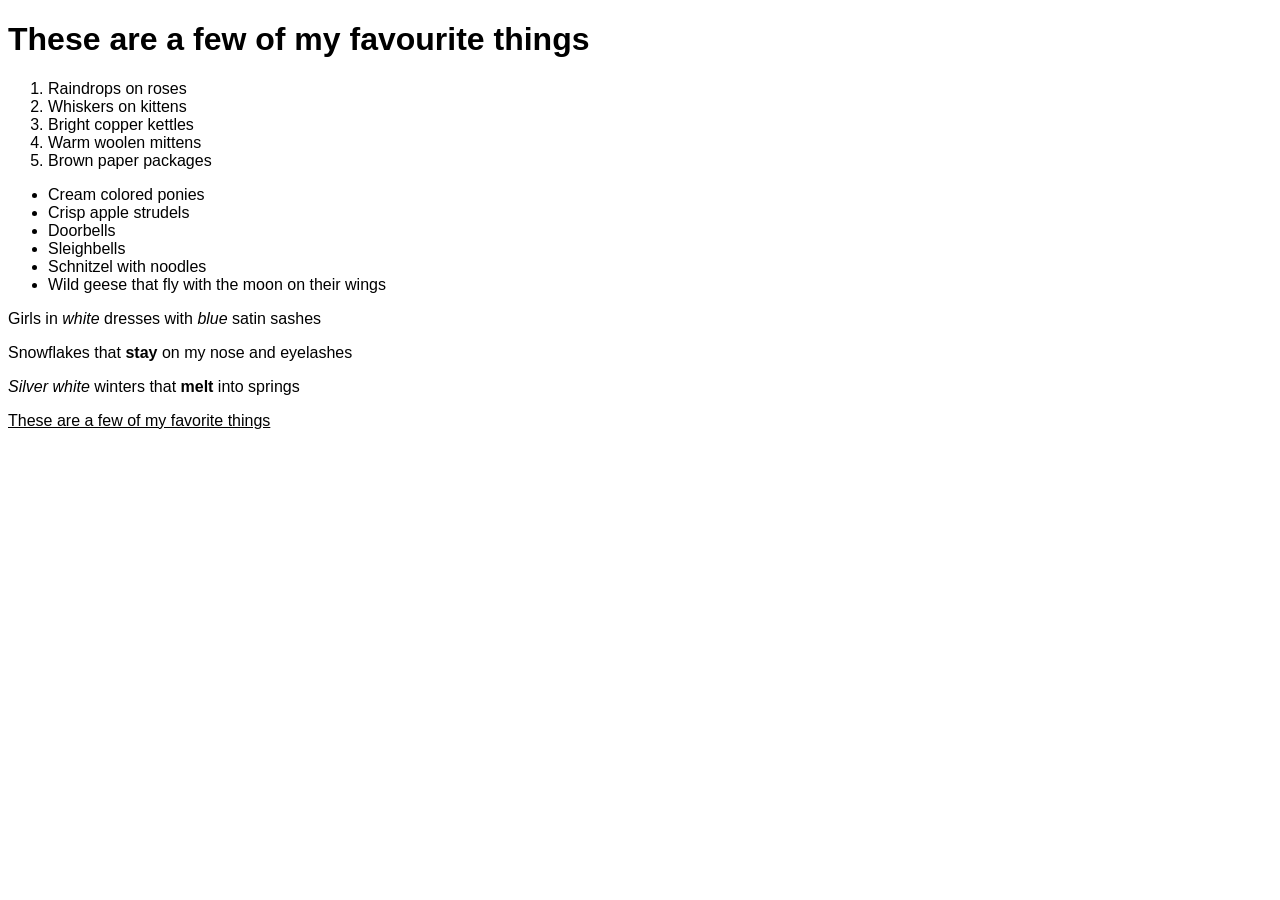
<file: extra_01_favourite_things/index.html>
<!DOCTYPE html>
<html lang="en">
<head>
<meta charset="UTF-8">
<title>Favourite Things</title>
<style>
body {
    font-family: Arial, sans-serif;
    background-color: <!DOCTYPE html>
<html lang="en">
<head>
<meta charset="UTF-8">
<title>Favourite Things</title>
<style>
body {
    font-family: Arial, sans-serif;
    background-color: #d4f8d4;
    margin: 0;
    padding: 20px;
}

.container {
    max-width: 700px;
    margin: auto;
    background: #d4f8d4;
    padding: 20px;
}

/* Grey list */
.top-list {
    color: #aaa;
}

/* Pink section */
.highlight {
    background-color: hotpink;
    padding: 15px;
    margin: 20px 0;
    list-style-type: disc;
}

/* Different alignments inside pink box */
.center {
    text-align: center;
}

.right {
    text-align: right;
}

.bottom-text p {
    margin: 0;
}

ol, ul {
    padding-left: 0;
}

li {
    margin-left: 40px;
}

</style>
</head>

<body>

<div class="container">

    <h1>These are a few of my favourite things</h1>

    <ol class="top-list">
        <li>Raindrops on roses</li>
        <li>Whiskers on kittens</li>
        <li>Bright copper kettles</li>
        <li>Warm woolen mittens</li>
        <li>Brown paper packages</li>
    </ol>

    <ul class="highlight">
        <li>Cream colored ponies</li>
        <li>Crisp apple strudels</li>
        <li class="center">Doorbells</li>
        <li class="right">Sleighbells</li>
        <li class="center">Schnitzel with noodles</li>
        <li>Wild geese that fly with the moon on their wings</li>
    </ul>

    <div class="bottom-text">
        <p>Girls in <em>white</em> dresses with <em>blue</em> satin sashes</p>
        <p>Snowflakes that <strong>stay</strong> on my nose and eyelashes</p>
        <p><em>Silver white</em> winters that <strong>melt</strong> into springs</p>
        <p><u>These are a few of my favorite things</u></p>
    </div>

</div>

</body>
</html>
</file>
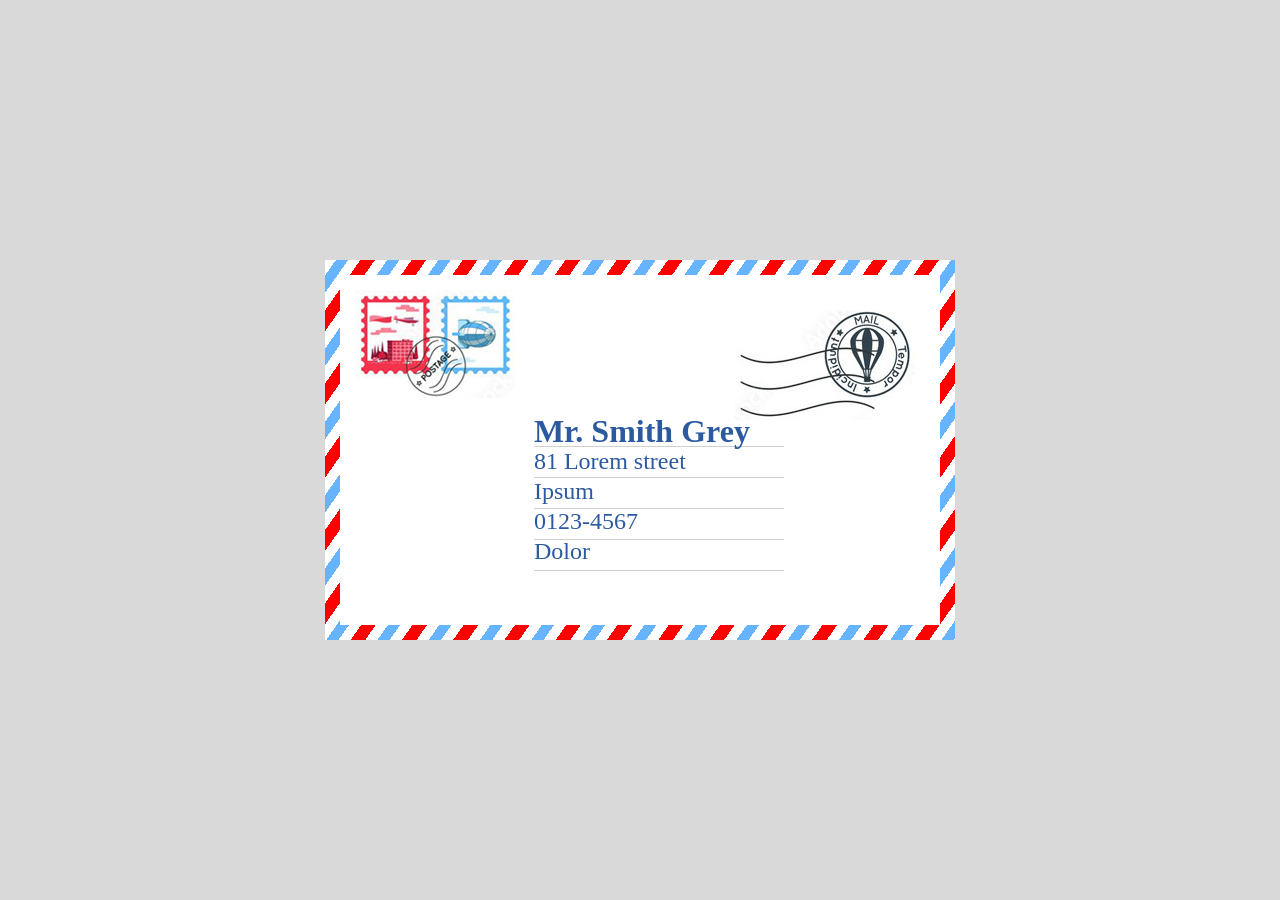
<file: extra_02_letter/index.html>
<!DOCTYPE html>
<html lang="en">
<head>
    <meta charset="UTF-8">
    <title>Envelope Letter</title>
    <link rel="stylesheet" href="style.css">
</head>
<body>

<div class="page">

    <div class="envelope">

        <!-- Stamp Right-->
        <div class="stamp">
        <img src="stampright.jpg" class="stamp">

        </div>

        <!-- Stamp Left -->
     <div class="poststamp">
     <img src="stampleft.jpg" class="poststamp">

</div>

        <!-- Address -->
        <div class="address">
            <h1 class="name">Mr. Smith Grey</h1>
            <p><class="center">81 Lorem street</p>
            <p><class="center">Ipsum</p>
            <p><class="center">0123-4567</p>
            <p><class="center">Dolor</p>
        </div>

    </div>

</div>

</body>
</html>
</file>
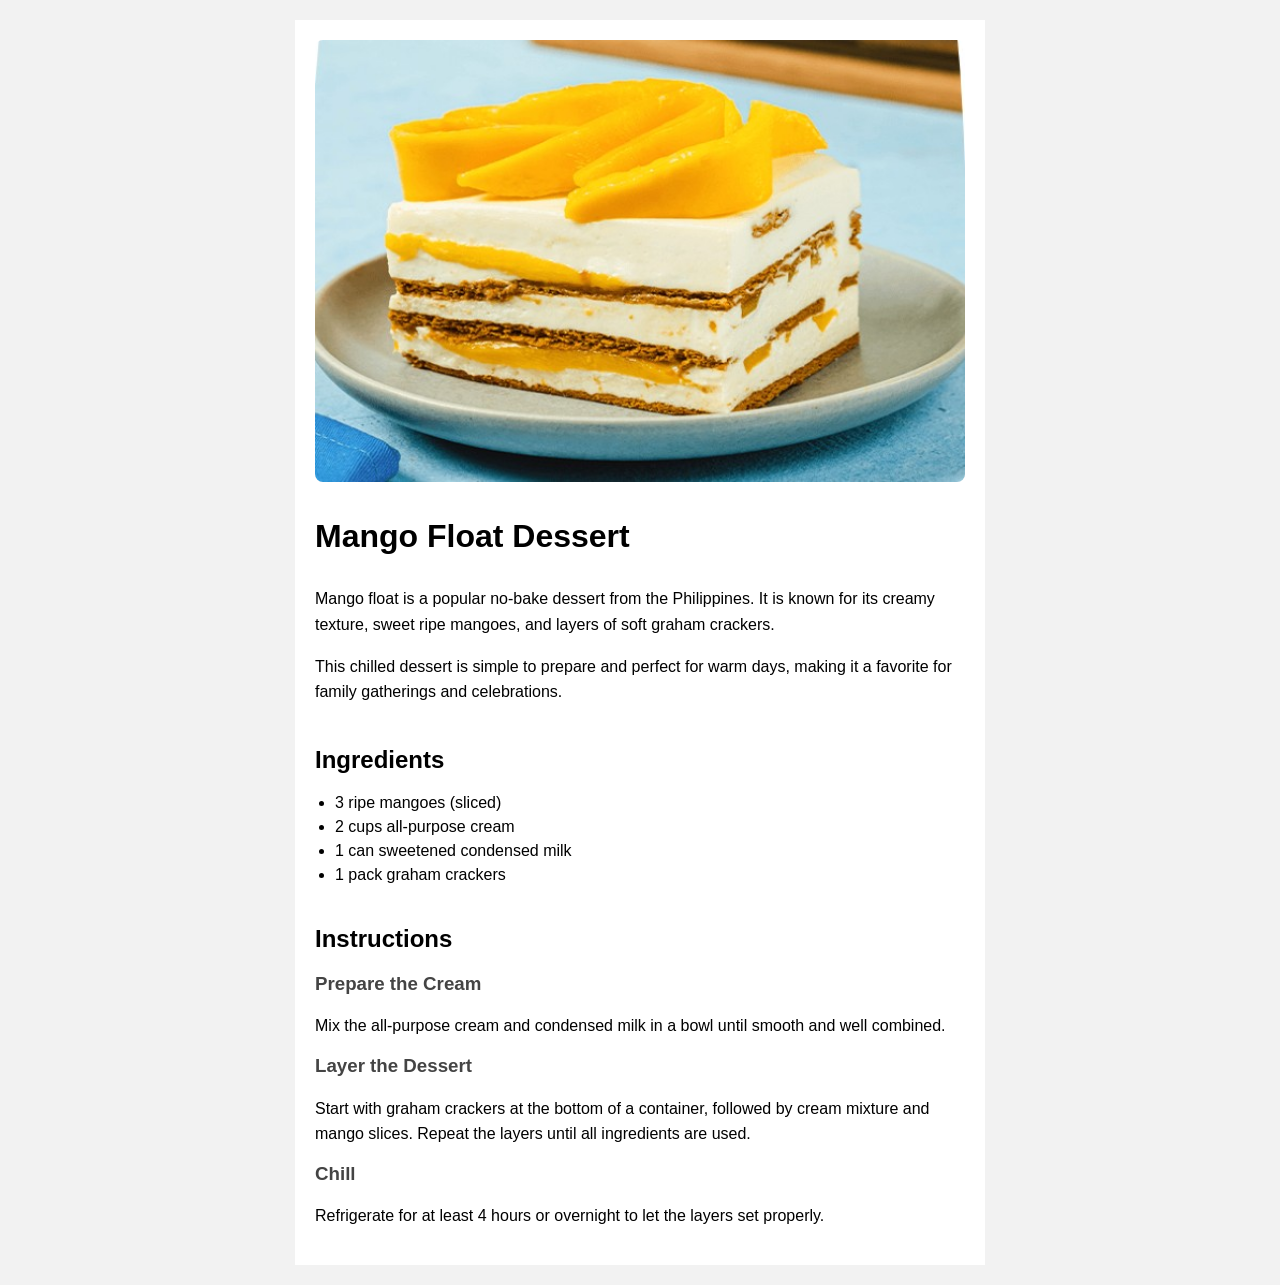
<file: food_recipe/index.html>
<!DOCTYPE html>
<html lang="en">
<head>
    <meta charset="UTF-8">
    <title>Mango Float Recipe</title>
    <link rel="stylesheet" href="style.css">
</head>
<body>

<div class="container">

    <!-- 1. Image -->
    <img src="mango_float.jpg" alt="Mango Float Dessert">

    <!-- 2. Heading -->
    <h1>Mango Float Dessert</h1>

    <!-- 3. Short description -->
    <section>
        <p>
            Mango float is a popular no-bake dessert from the Philippines. It is known for its
            creamy texture, sweet ripe mangoes, and layers of soft graham crackers.
        </p>
        <p>
            This chilled dessert is simple to prepare and perfect for warm days, making it a
            favorite for family gatherings and celebrations.
        </p>
    </section>

    <!-- 4. Ingredients -->
    <section>
        <h2>Ingredients</h2>
        <ul>
            <li>3 ripe mangoes (sliced)</li>
            <li>2 cups all-purpose cream</li>
            <li>1 can sweetened condensed milk</li>
            <li>1 pack graham crackers</li>
        </ul>
    </section>

    <!-- 5. Instructions -->
    <section>
        <h2>Instructions</h2>

        <h3>Prepare the Cream</h3>
        <p>
            Mix the all-purpose cream and condensed milk in a bowl until smooth and well combined.
        </p>

        <h3>Layer the Dessert</h3>
        <p>
            Start with graham crackers at the bottom of a container, followed by cream mixture and mango slices.
            Repeat the layers until all ingredients are used.
        </p>

        <h3>Chill</h3>
        <p>
            Refrigerate for at least 4 hours or overnight to let the layers set properly.
        </p>

    </section>

</div>

</body>
</html>
</file>
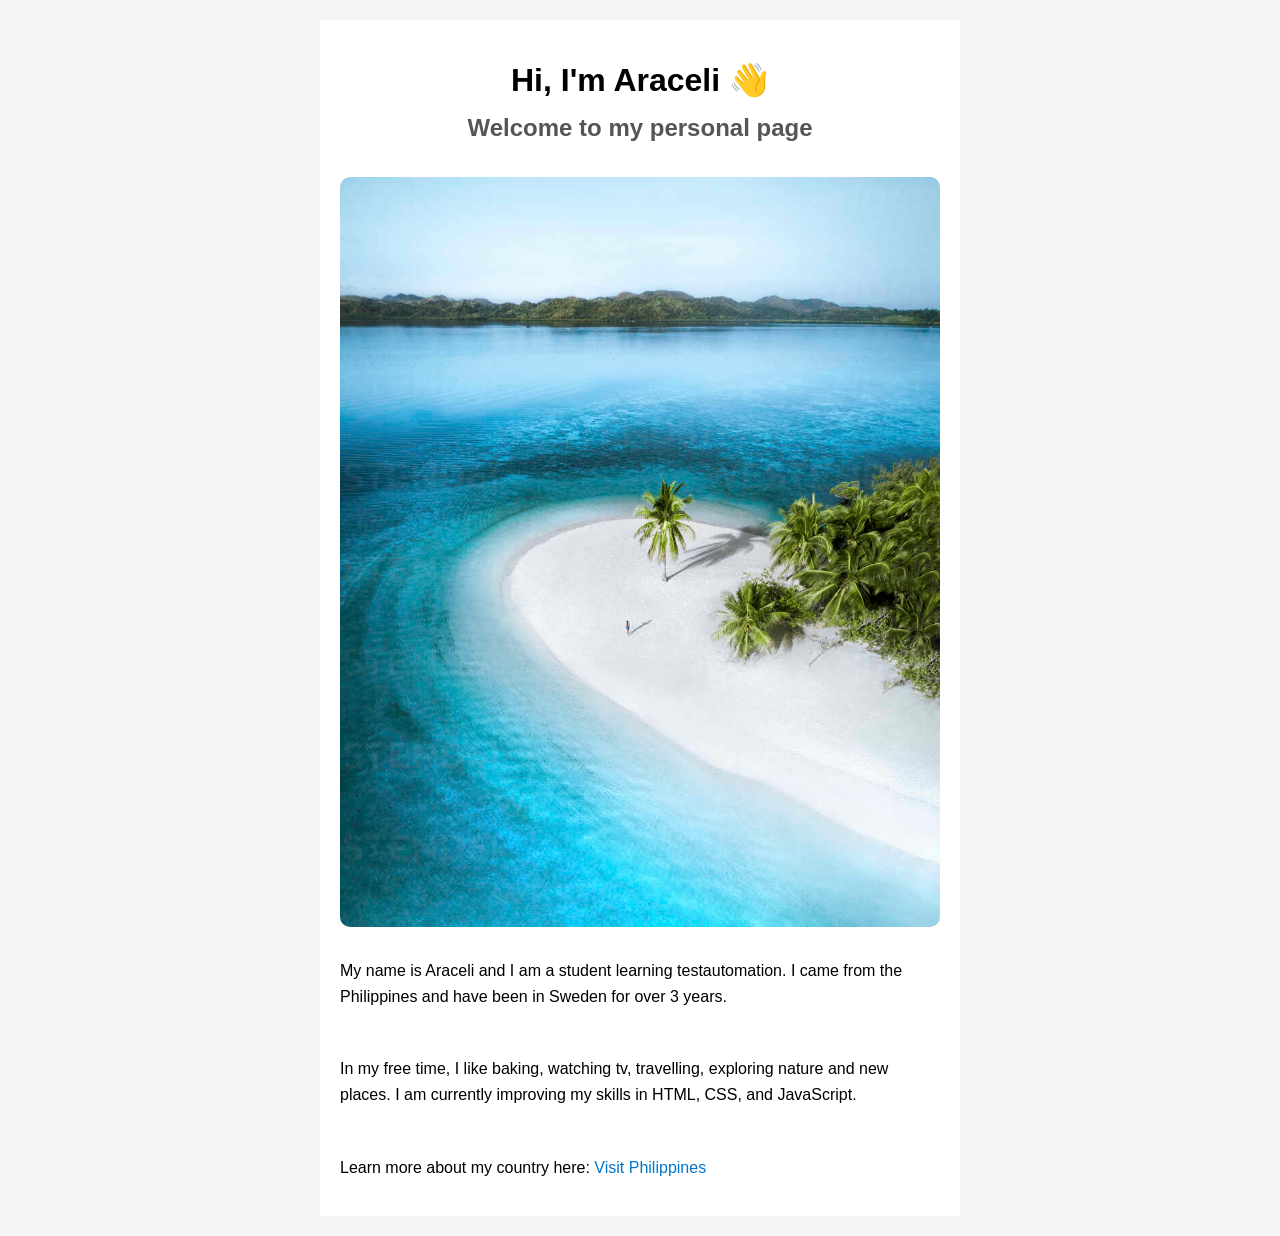
<file: my_web/index.html>
<!DOCTYPE html>
<html lang="en">
<head>
    <meta charset="UTF-8">
    <title>About Me</title>
    <link rel="stylesheet" href="style.css">
</head>
<body>

<div class="container">

    <!-- Headline -->
    <h1>Hi, I'm Araceli 👋</h1>
    <h2>Welcome to my personal page</h2>

    <!-- Image -->
    <img src="coron.jpg" alt="Picture of Palawan, Philippines">

    <!-- Body text -->
    <p>
        My name is Araceli and I am a student learning testautomation.
        I came from the Philippines and have been in Sweden for over 3 years.
    </p>

    <p>
        In my free time, I like baking, watching tv, travelling, exploring nature and new places.
        I am currently improving my skills in HTML, CSS, and JavaScript.
    </p>

    <!-- Link -->
    <p>
        Learn more about my country here:
        <a href="https://philippines.travel/" target="_blank">
            Visit Philippines
        </a>
    </p>

</div>

</body>
</html>
</file>
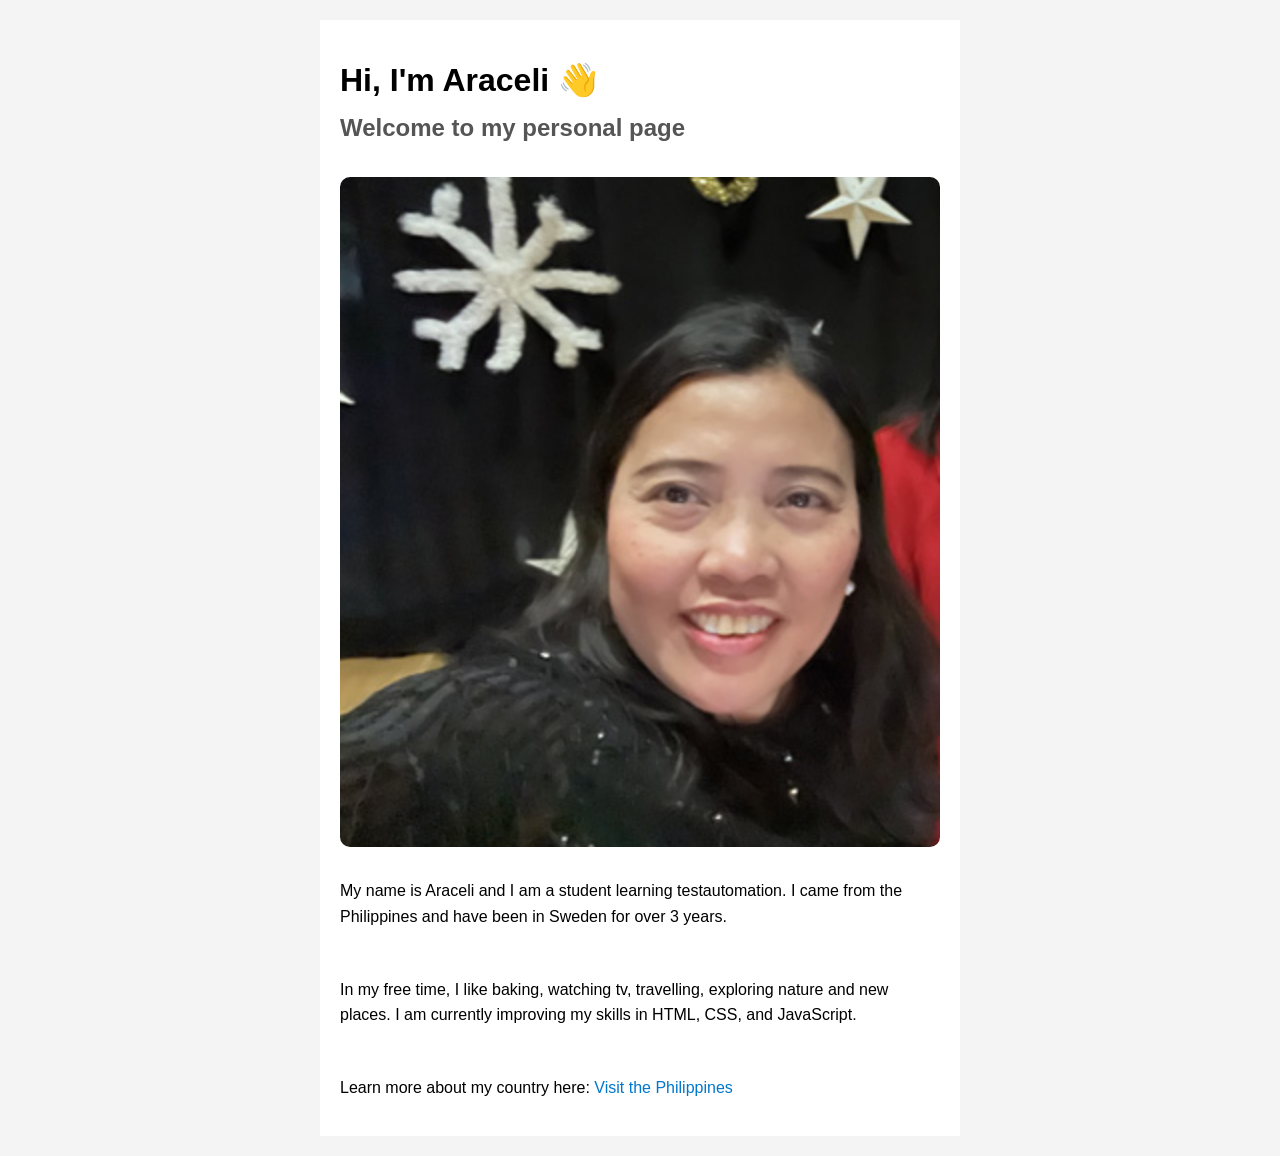
<file: myself_web/index.html>
<!DOCTYPE html>
<html lang="en">
<head>
    <meta charset="UTF-8">
    <title>About Me</title>
    <link rel="stylesheet" href="style.css">
</head>
<body>

<div class="container">

    <!-- Headline -->
    <h1>Hi, I'm Araceli 👋</h1>
    <h2>Welcome to my personal page</h2>

    <!-- Image -->
    <img src="pic_sm.jpg" alt="Picture of me">

    <!-- Body text -->
    <p>
        My name is Araceli and I am a student learning testautomation.
        I came from the Philippines and have been in Sweden for over 3 years.
    </p>

    <p>
        In my free time, I like baking, watching tv, travelling, exploring nature and new places.
        I am currently improving my skills in HTML, CSS, and JavaScript.
    </p>

    <!-- Link -->
    <p>
        Learn more about my country here:
        <a href="https://philippines.travel/" target="_blank">
            Visit the Philippines
        </a>
    </p>

</div>

</body>
</html>
</file>
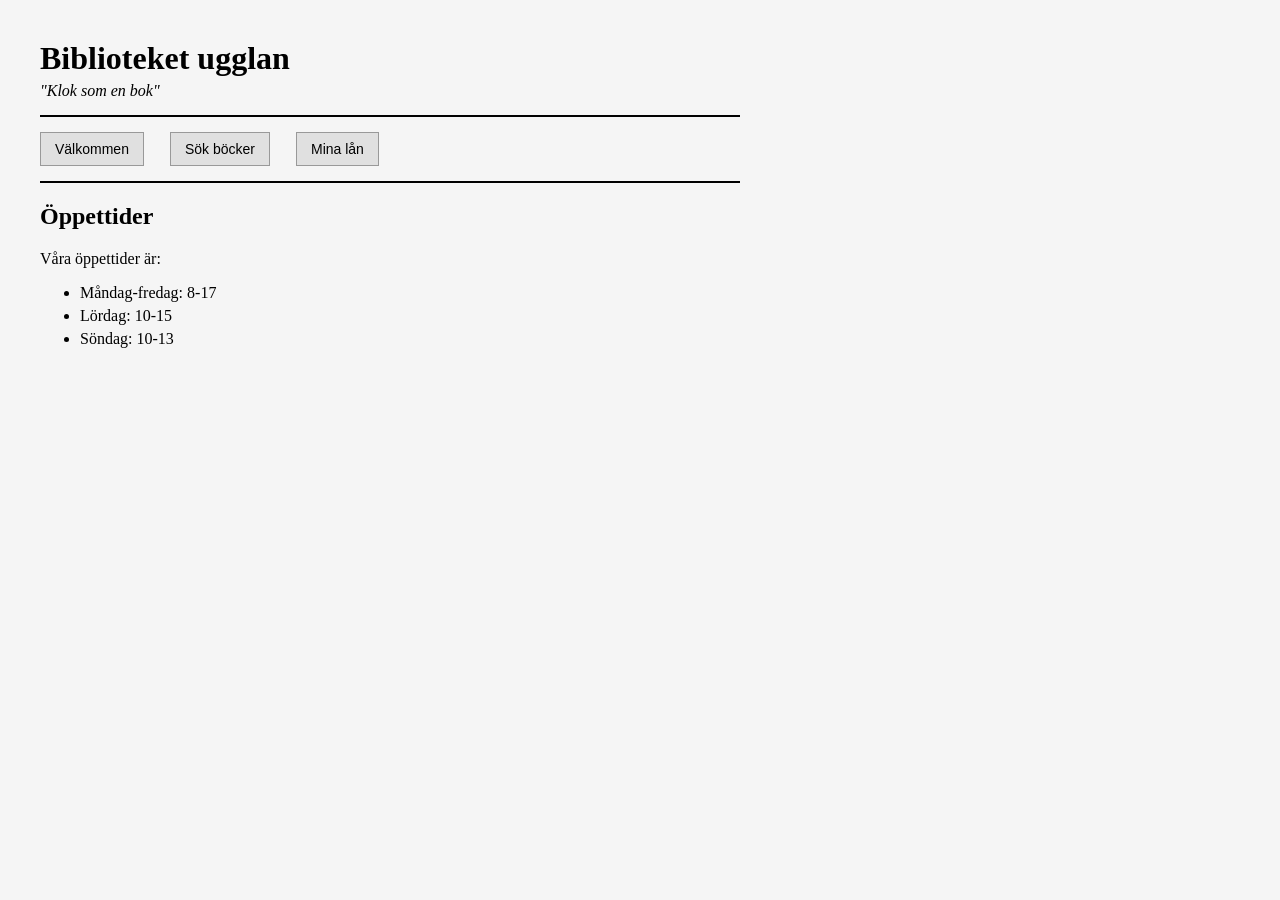
<file: owl_library/index.html>
<!DOCTYPE html>
<html lang="sv">
<head>
    <meta charset="UTF-8">
    <title>Biblioteket ugglan</title>
    <link rel="stylesheet" href="style.css">
</head>
<body>
    <div class="container">
        <h1>Biblioteket ugglan</h1>
        <div class="motto">"Klok som en bok"</div>

        <hr>

        <div class="nav-buttons row">
            <button>Välkommen</button>
            <button>Sök böcker</button>
            <button>Mina lån</button>
        </div>

        <hr>

        <h2>Öppettider</h2>
        <p>Våra öppettider är:</p>

        <ul>
            <li>Måndag-fredag: 8-17</li>
            <li>Lördag: 10-15</li>
            <li>Söndag: 10-13</li>
        </ul>
    </div>
</body>
</html>
</file>
<file: extra_02_letter/style.css>
body {
    background-color: #d9d9d9;
    font-family: "Times New Roman", serif;
    margin: 0;
}

/* Center page */
.page {
    display: flex;
    justify-content: center;
    align-items: center;
    height: 100vh;
}

/* Envelope with airmail border */
.envelope {
    position: relative;
    width: 570px;
    height: 320px;
    background: white;
    padding: 30px;
    overflow: hidden;
}

/* CONTINUOUS AIRMAIL BORDER */
.envelope::before {
    content: "";
    position: absolute;
    inset: -15px; /* extends beyond edges for smooth wrap */

    background: repeating-linear-gradient(
        -55deg,
        red 0 12px,
        white 12px 22px,
        #66b3ff 22px 32px,
        white 32px 42px
    );

    z-index: 0;
}

/* CUT OUT THE CENTER (so only border remains) */
.envelope::after {
    content: "";
    position: absolute;
    inset: 15px; /* matches padding */
    background: white;
    z-index: 1;
}

/* keep content above border */
.envelope > * {
    position: relative;
    z-index: 2;
}

/* Stamp area (top right) */
.stamp {
    position: absolute;
    top: 25px;
    right: 20px;

    background: white;
}

/* Address block */
.address {
    position: absolute;
    top: 53%;
    left: 53%;
    transform: translate(-50%, -25%);

    width: 250px;

    text-align: left;
    color: #2c5aa0;

    font-size: 24px;
    line-height: 24px;
    font-family: "MV Boli", serif;

    background: repeating-linear-gradient(
        to bottom,
        transparent 0,
        transparent 30px,
        #d0d0d0 30px,
        #d0d0d0 31px
    );
    padding-bottom: 30px;
}

.address * {
    margin: 0;
    padding: 0;
    line-height: 30px;
}

.name {
    font-size: 32px;
}

.poststamp {
    position: relative;
}
</file>
<file: food_recipe/style.css>
body {
    font-family: Arial, sans-serif;
    background-color: #f2f2f2;
    margin: 0;
    padding: 20px;
}

.container {
    max-width: 650px;
    margin: auto;
    background-color: white;
    padding: 20px;
    display: flex;
    flex-direction: column;
    gap: 15px;
}

img {
    width: 100%;
    height: auto;
    border-radius: 8px;
}

h1 {
    font-size: 32px;
    margin-bottom: 0;
}

h2 {
    margin-top: 10px;
}

h3 {
    margin-top: 10px;
    color: #444;
}

p {
    line-height: 1.6;
}

ul {
    padding-left: 20px;
}

li {
    margin-bottom: 6px;
}
</file>
<file: my_web/style.css>
body {
    font-family: Arial, sans-serif;
    background-color: #f4f4f4;
    margin: 0;
    padding: 20px;
}

.container {
    max-width: 600px;
    margin: auto;
    background: white;
    padding: 20px;
    display: flex;
    flex-direction: column;
    gap: 15px;
}

h1 {
    margin-bottom: 0;
    text-align: center;
}

h2 {
    color: #555;
    margin-top: 0;
    text-align: center;
}

img {
    width: 100%;
    border-radius: 10px;
}

p {
    line-height: 1.6;
}

a {
    color: #0077cc;
    text-decoration: none;
}

a:hover {
    text-decoration: underline;
}
</file>
<file: myself_web/style.css>
body {
    font-family: Arial, sans-serif;
    background-color: #f4f4f4;
    margin: 0;
    padding: 20px;
}

.container {
    max-width: 600px;
    margin: auto;
    background: white;
    padding: 20px;
    display: flex;
    flex-direction: column;
    gap: 15px;
}

h1 {
    margin-bottom: 0;
}

h2 {
    color: #555;
    margin-top: 0;
}

img {
    width: 100%;
    border-radius: 10px;
}

p {
    line-height: 1.6;
}

a {
    color: #0077cc;
    text-decoration: none;
}

a:hover {
    text-decoration: underline;
}
</file>
<file: owl_library/style.css>
body {
    font-family: Georgia, "Times New Roman", serif;
    background-color: #f5f5f5;
    margin: 40px;
    color: #000;
}

.container {
    max-width: 700px;
}

h1 {
    font-size: 32px;
    margin-bottom: 5px;
}

.motto {
    font-style: italic;
    margin-bottom: 15px;
}

hr {
    border: none;
    border-top: 2px solid #000;
    margin: 15px 0;
}

.nav-buttons {
    margin: 10px 0;
}

.nav-buttons button {
    background-color: #e0e0e0;
    border: 1px solid #999;
    padding: 8px 14px;
    margin-right: 10px;
    cursor: pointer;
    font-size: 14px;
}

.nav-buttons button:hover {
    background-color: #d0d0d0;
}

h2 {
    font-size: 24px;
    margin-top: 20px;
}

ul {
    margin-top: 10px;
}

li {
    margin-bottom: 5px;
}

/* Required row class */
.row {
    display: flex;
    gap: 1em;
    flex-direction: row;
}
</file>
